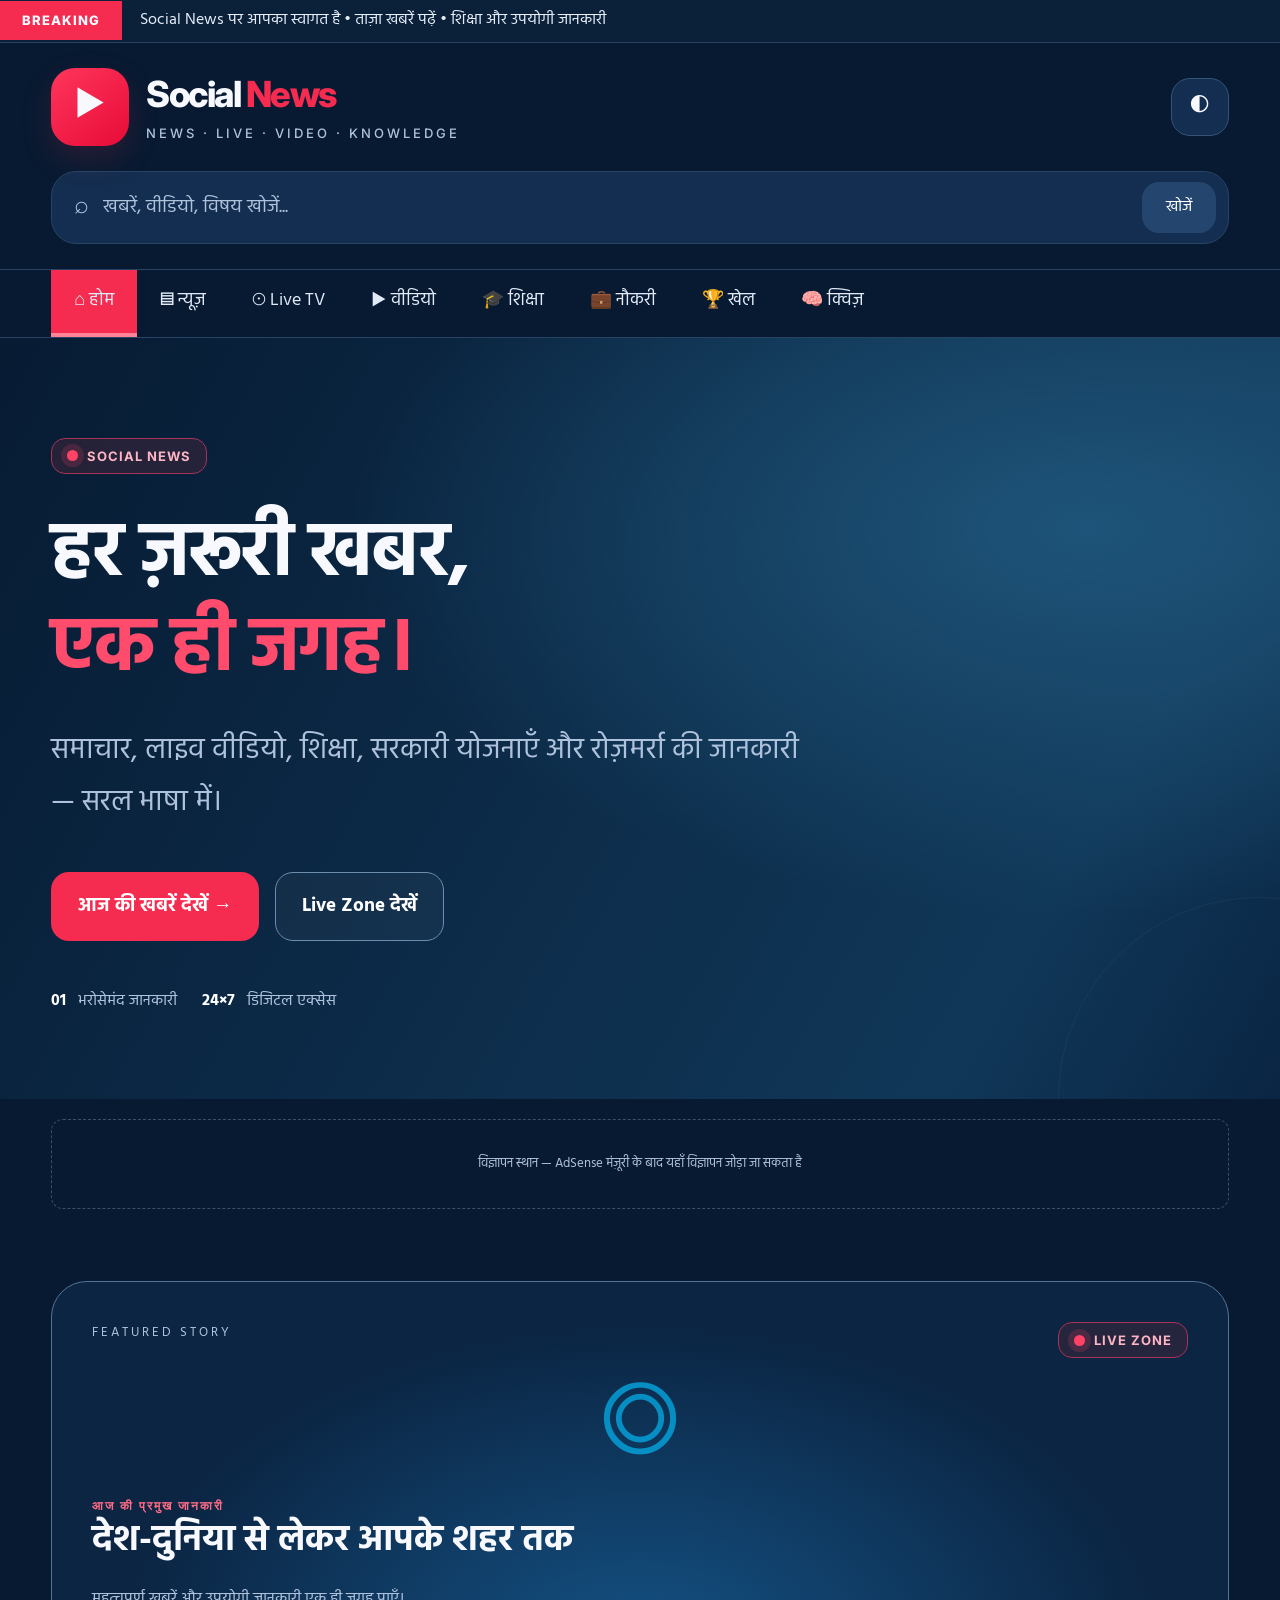
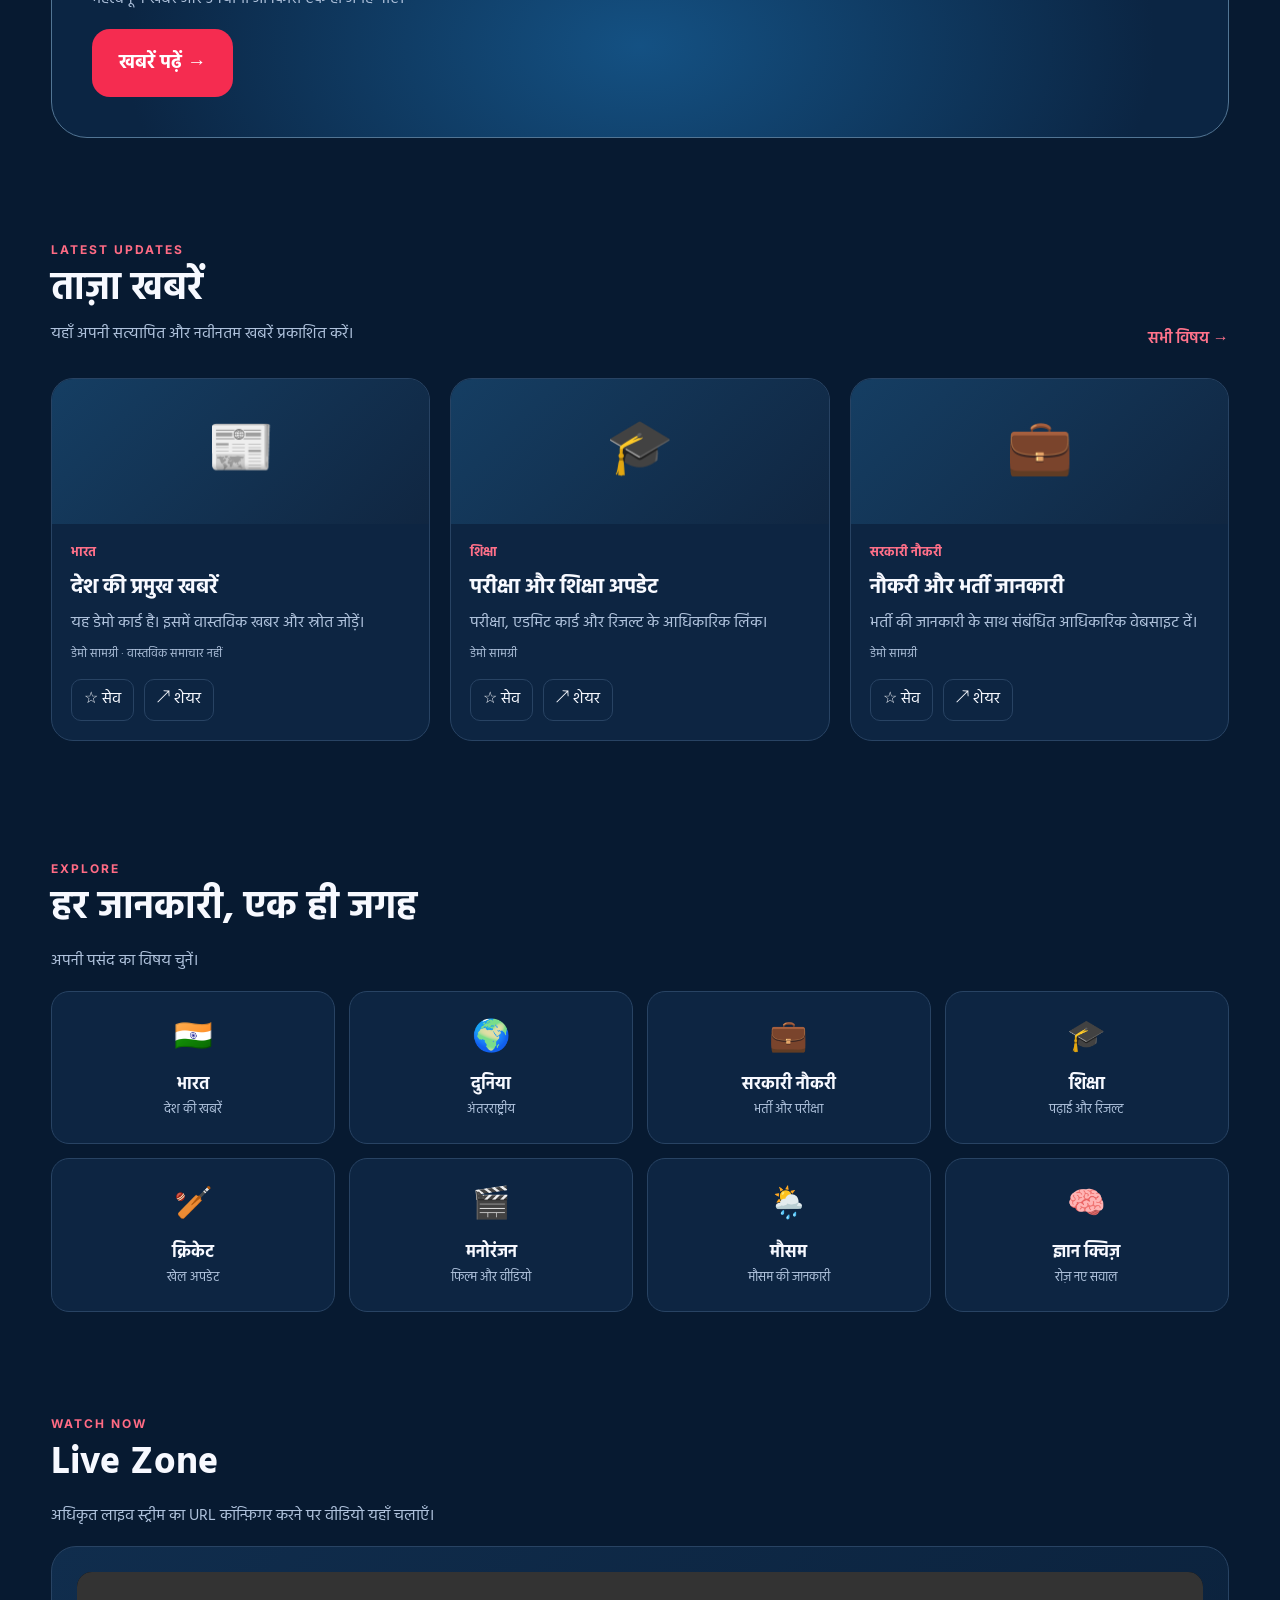
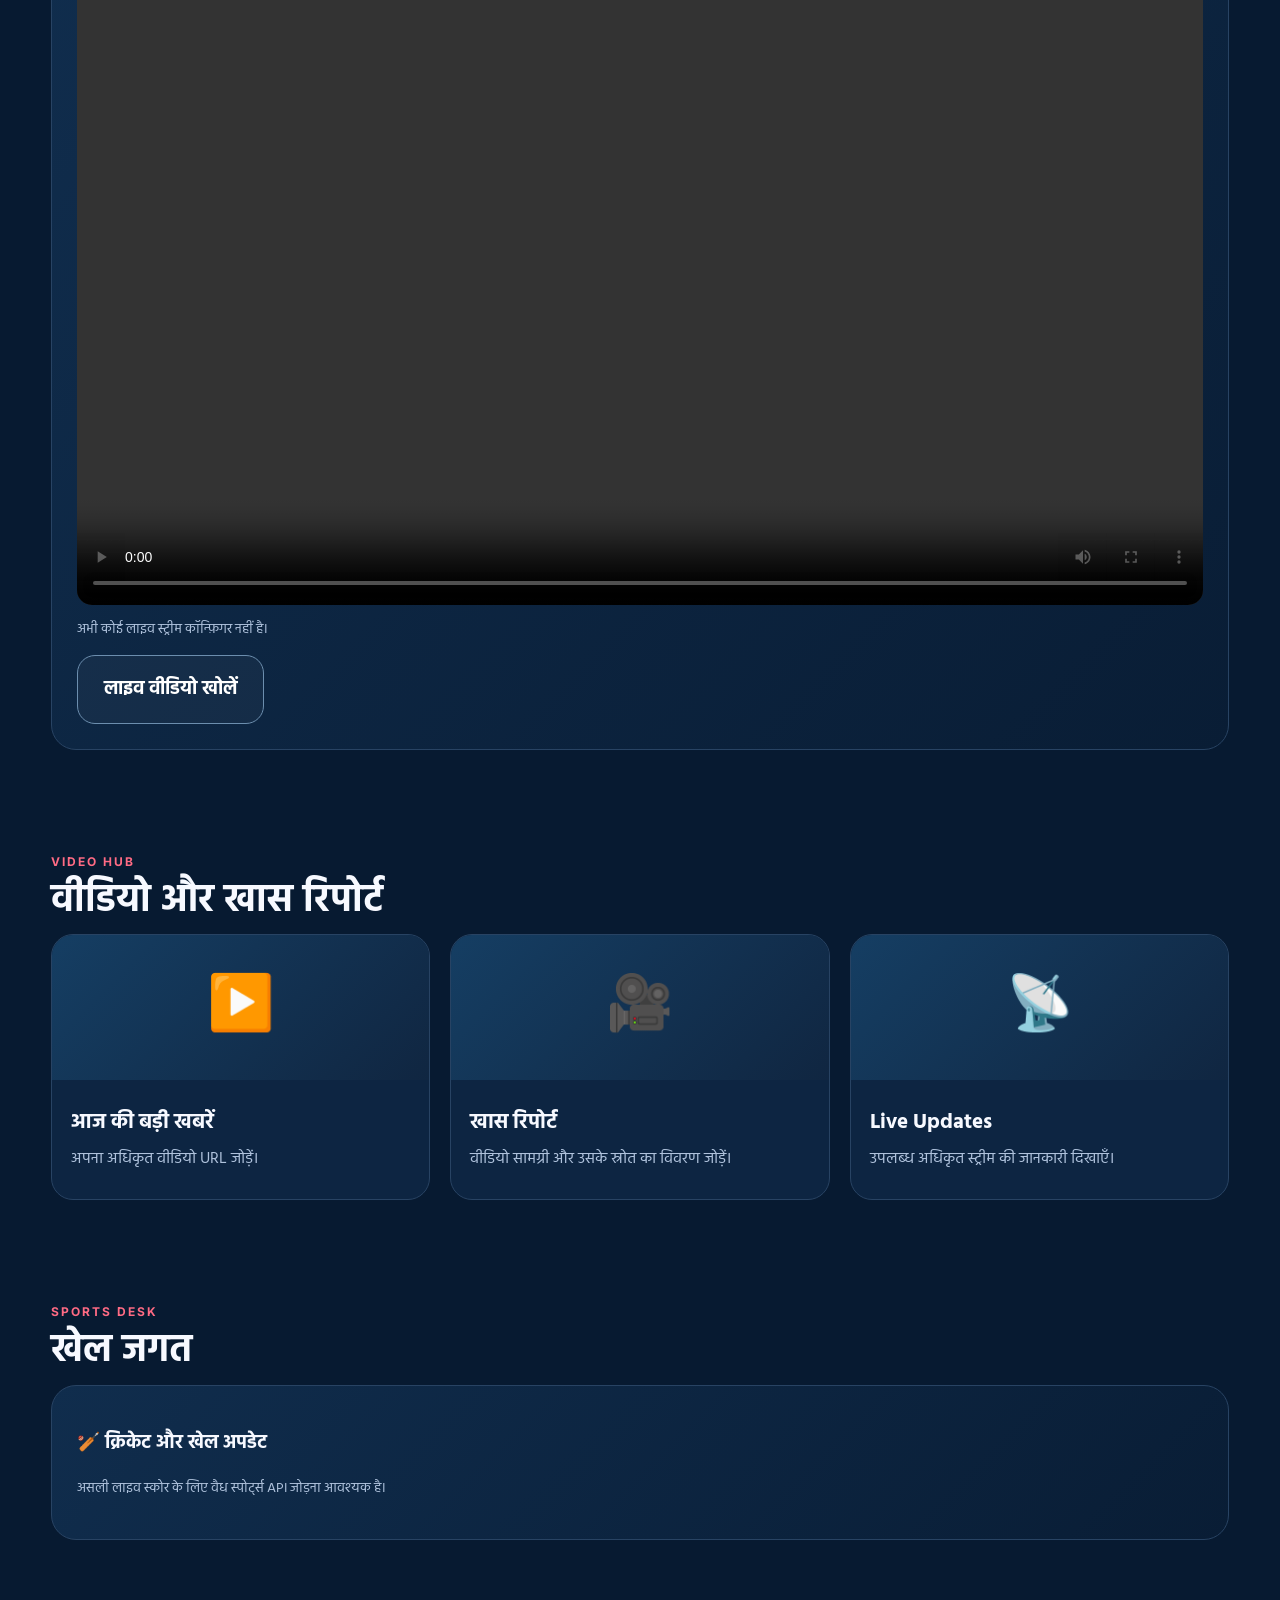
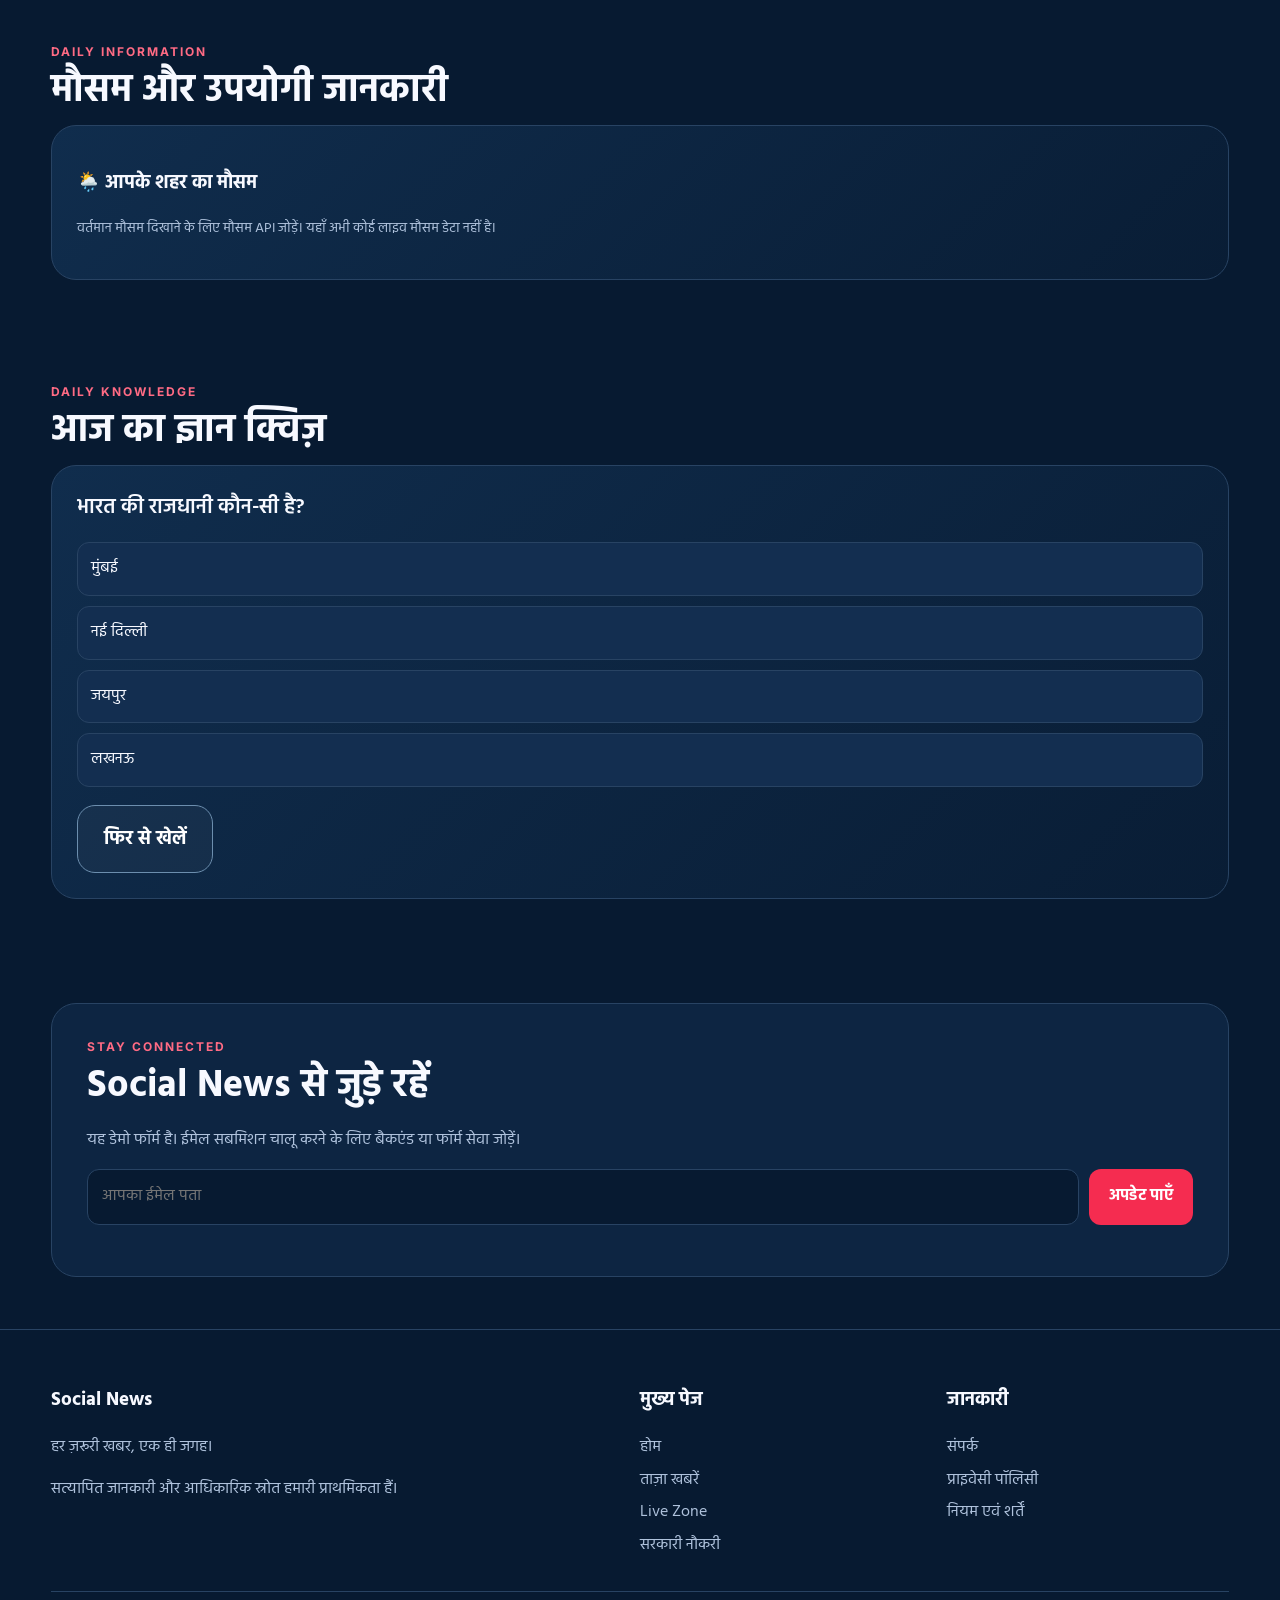
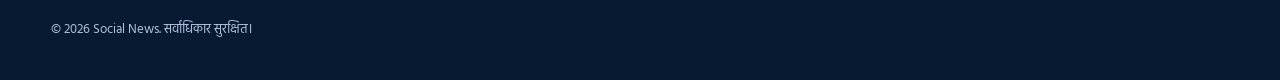
<file: index.html>
<!DOCTYPE html>
<html lang="hi">
<head>
<meta charset="UTF-8">
<meta name="viewport" content="width=device-width, initial-scale=1.0">
<meta name="theme-color" content="#071a31">
<meta name="description" content="Social News - ताज़ा खबरें, लाइव वीडियो, शिक्षा, सरकारी नौकरी, खेल और उपयोगी जानकारियाँ।">
<title>Social News | हर जरूरी खबर, एक ही जगह</title>

<style>
@import url('https://fonts.googleapis.com/css2?family=Hind:wght@400;500;600;700&family=Inter:wght@400;500;600;700;800&display=swap');

:root{
  --bg:#071a31;
  --panel:#0d2542;
  --panel2:#132e50;
  --red:#f52c50;
  --text:#f7f9ff;
  --muted:#afc2dc;
  --border:#284363;
}
*{box-sizing:border-box}
html{scroll-behavior:smooth;scroll-padding-top:130px}
body{
  margin:0;
  background:var(--bg);
  color:var(--text);
  font-family:'Hind',sans-serif;
  line-height:1.6;
}
a{color:inherit;text-decoration:none}
button,input{font:inherit}
button{cursor:pointer}
button:focus-visible,a:focus-visible,input:focus-visible{
  outline:2px solid #ff7188;
  outline-offset:3px
}
.container{width:min(1180px,92%);margin:auto}
.ticker{
  display:flex;align-items:center;overflow:hidden;
  background:#0b2039;border-bottom:1px solid var(--border);
  white-space:nowrap
}
.ticker-label{
  flex-shrink:0;background:var(--red);padding:9px 22px;
  font-family:Inter,sans-serif;font-size:13px;
  font-weight:800;letter-spacing:1px
}
.ticker-text{padding:8px 18px;color:#e5edf9}
.header{border-bottom:1px solid var(--border)}
.brand-row{
  display:flex;align-items:center;justify-content:space-between;
  gap:18px;padding:25px 0
}
.brand{display:flex;align-items:center;gap:17px}
.logo{
  display:grid;place-items:center;width:78px;height:78px;
  flex-shrink:0;border-radius:24px;
  background:linear-gradient(140deg,#ff365c,#e70b38);
  box-shadow:0 12px 32px #f52c5027;font-size:37px
}
.brand h1{
  margin:0;font:800 36px/1.2 Inter,sans-serif;
  letter-spacing:-1.5px
}
.brand h1 span{color:var(--red)}
.tagline{
  margin-top:9px;color:var(--muted);font:500 13px Inter,sans-serif;
  letter-spacing:3px
}
.theme-btn{
  width:58px;height:58px;border:1px solid #345477;
  border-radius:19px;background:var(--panel2);color:var(--text);
  font-size:24px
}
.search-wrap{padding:0 0 25px}
.search-box{
  display:flex;align-items:center;gap:12px;
  padding:10px 12px 10px 22px;
  background:var(--panel2);border:1px solid var(--border);
  border-radius:25px
}
.search-icon{font-size:25px;color:var(--muted)}
.search-box input{
  flex:1;min-width:0;border:0;outline:0;
  background:transparent;color:var(--text);font-size:19px
}
.search-box input::placeholder{color:var(--muted)}
.search-box button{
  border:0;border-radius:17px;padding:13px 24px;
  background:#24466e;color:white
}
.nav{
  position:sticky;top:0;z-index:10;
  background:var(--bg);border-bottom:1px solid var(--border)
}
.nav-inner{
  display:flex;overflow-x:auto;scrollbar-width:thin;
  scrollbar-color:#405774 transparent
}
.nav a{
  flex-shrink:0;padding:17px 23px;
  font-size:18px;color:#e2eaf7;
  border-bottom:4px solid transparent
}
.nav a.active,.nav a:hover{
  background:var(--red);border-bottom-color:#ff8296
}
.hero{
  position:relative;overflow:hidden;
  background:
    radial-gradient(ellipse at 85% 25%,#1e5479 0,transparent 48%),
    linear-gradient(120deg,#071b33,#103758 80%,#0a2543);
  padding:75px 0 65px
}
.hero:after{
  content:"";position:absolute;width:400px;height:400px;
  border:1px solid #ffffff0b;border-radius:50%;
  right:-180px;bottom:-200px;pointer-events:none
}
.pill{
  display:inline-flex;align-items:center;gap:9px;
  border:1px solid #a93258;border-radius:14px;
  padding:9px 15px;background:#42263b80;
  color:#ffb5c4;font:700 13px Inter,sans-serif;
  letter-spacing:1px
}
.dot{
  width:11px;height:11px;background:#ff4265;
  border-radius:50%;box-shadow:0 0 0 6px #ff42652b
}
.hero h2{
  margin:34px 0 27px;max-width:850px;
  font-size:clamp(40px,7.2vw,76px);
  font-weight:700;line-height:1.25;letter-spacing:-1.5px
}
.hero h2 span{color:#ff4b6c}
.hero p{
  max-width:750px;margin:0;color:var(--muted);
  font-size:clamp(19px,2.8vw,29px);line-height:1.8
}
.actions{display:flex;gap:16px;flex-wrap:wrap;margin-top:43px}
.btn{
  display:inline-flex;justify-content:center;align-items:center;
  gap:8px;border:1px solid transparent;border-radius:18px;
  padding:18px 26px;font-weight:700;font-size:19px;
  transition:transform .2s,background .2s
}
.btn:hover{transform:translateY(-2px)}
.btn-primary{background:var(--red);color:white}
.btn-outline{border-color:#6c8eae;background:#ffffff08;color:white}
.stats{display:flex;gap:25px;flex-wrap:wrap;margin-top:48px;color:var(--muted)}
.stats strong{color:white;margin-right:8px}
.section{padding:52px 0}
.section-head{
  display:flex;justify-content:space-between;align-items:end;
  gap:15px;margin-bottom:25px
}
.eyebrow{
  color:#ff6b84;font:700 12px Inter,sans-serif;
  letter-spacing:2px;text-transform:uppercase
}
.section h2{font-size:clamp(26px,4vw,38px);line-height:1.3;margin:8px 0}
.section-head p{color:var(--muted);margin:5px 0}
.text-link{color:#ff738b;font-weight:600}
.feature{
  position:relative;overflow:hidden;min-height:300px;
  padding:30px;border:1px solid #527594;border-radius:36px;
  background:
    radial-gradient(ellipse at 50% 80%,#145183,#0b2543 62%);
}
.feature-top{display:flex;justify-content:space-between;gap:15px;flex-wrap:wrap}
.feature-top small{color:var(--muted);letter-spacing:3px}
.globe{
  text-align:center;font-size:100px;line-height:1.4;
  color:#05a6df;opacity:.8
}
.feature h3{font-size:clamp(24px,4vw,36px);margin:0}
.feature p{color:var(--muted)}
.grid{
  display:grid;grid-template-columns:repeat(3,minmax(0,1fr));gap:20px
}
.card{
  overflow:hidden;border:1px solid var(--border);
  border-radius:22px;background:var(--panel);
  transition:transform .2s,border-color .2s
}
.card:hover{transform:translateY(-4px);border-color:#547ba2}
.card-art{
  min-height:145px;display:grid;place-items:center;
  background:linear-gradient(135deg,#153e63,#102641);
  font-size:54px
}
.card-body{padding:19px}
.category{color:#ff7089;font-size:13px;font-weight:700}
.card h3{margin:8px 0;font-size:21px;line-height:1.5}
.card p{margin:8px 0;color:var(--muted)}
.meta{font-size:12px;color:var(--muted)}
.card-actions{display:flex;gap:10px;margin-top:15px}
.small-btn{
  padding:7px 12px;border-radius:10px;border:1px solid var(--border);
  background:transparent;color:var(--text)
}
.empty{padding:30px;text-align:center;color:var(--muted);grid-column:1/-1}
.category-grid{
  display:grid;grid-template-columns:repeat(4,minmax(0,1fr));gap:14px
}
.category-card{
  padding:22px 15px;border:1px solid var(--border);
  background:var(--panel);border-radius:18px;text-align:center
}
.category-card .emoji{font-size:31px}
.category-card h3{margin:8px 0 2px;font-size:17px}
.category-card p{margin:0;color:var(--muted);font-size:13px}
.live-panel{
  padding:25px;border:1px solid var(--border);
  background:linear-gradient(135deg,#102d4d,#091d35);
  border-radius:25px
}
.video{
  display:block;width:100%;aspect-ratio:16/9;
  border-radius:15px;background:#020812
}
.live-note{color:var(--muted);font-size:14px}
.quiz-question{font-size:21px;font-weight:600}
.quiz-options{display:grid;gap:10px;margin:18px 0}
.quiz-option{
  padding:13px;border:1px solid var(--border);
  border-radius:12px;background:var(--panel2);color:var(--text);
  text-align:left
}
.quiz-option:hover{border-color:var(--red)}
.quiz-result{color:#80e7a2;font-weight:600}
.newsletter{
  padding:35px;border:1px solid var(--border);
  border-radius:25px;background:var(--panel)
}
.newsletter p{color:var(--muted)}
.newsletter form{display:flex;gap:10px;flex-wrap:wrap}
.newsletter input{
  flex:1;min-width:180px;padding:14px;border:1px solid var(--border);
  border-radius:12px;background:var(--bg);color:var(--text)
}
.newsletter button{
  padding:13px 20px;border:0;border-radius:12px;
  background:var(--red);color:white;font-weight:700
}
.footer{border-top:1px solid var(--border);padding:38px 0;color:var(--muted)}
.footer-grid{display:grid;grid-template-columns:2fr 1fr 1fr;gap:25px}
.footer h3{color:var(--text)}
.footer a{display:block;margin:7px 0}
.footer a:hover{color:#ff7189}
.ad-slot{
  min-height:90px;display:grid;place-items:center;
  margin:20px auto;border:1px dashed #39506a;
  border-radius:12px;color:var(--muted);font-size:13px
}
.light{
  --bg:#f2f6fc;--panel:#fff;--panel2:#e4edf8;
  --text:#10243d;--muted:#536984;--border:#d0ddeb
}
.light .hero{background:radial-gradient(ellipse at 85% 25%,#c4e4f8,transparent 48%),linear-gradient(120deg,#e3effb,#d6eaff)}
.light .hero h2,.light .stats strong{color:#10243d}
.light .hero p{color:#405976}
.light .nav a{color:var(--text)}
.light .btn-outline{color:#10243d;border-color:#8ba5c0}
.light .ticker{background:#e4edf8}
.light .ticker-text{color:#10243d}
@media(min-width:900px){
  .hero{padding:100px 0 85px}
  .feature{padding:40px;min-height:360px}
}
@media(max-width:760px){
  .container{width:91%}
  .brand-row{padding:22px 0}
  .logo{width:68px;height:68px;border-radius:22px}
  .brand h1{font-size:30px}
  .tagline{font-size:10px;letter-spacing:2px}
  .theme-btn{width:50px;height:50px}
  .nav a{padding:14px 17px;font-size:17px}
  .hero{padding:65px 0 55px}
  .hero h2{margin-top:31px}
  .grid{grid-template-columns:repeat(2,minmax(0,1fr));gap:13px}
  .card-body{padding:14px}
  .card h3{font-size:18px}
  .card-art{min-height:120px}
  .category-grid{grid-template-columns:repeat(2,minmax(0,1fr))}
  .footer-grid{grid-template-columns:1fr 1fr}
  .footer-grid>div:first-child{grid-column:1/-1}
}
@media(max-width:420px){
  .brand{gap:11px}
  .brand h1{font-size:25px}
  .logo{width:58px;height:58px;font-size:29px}
  .tagline{font-size:8px;letter-spacing:1.3px}
  .theme-btn{width:43px;height:43px;border-radius:14px}
  .search-box{padding-left:13px;border-radius:19px}
  .search-box input{font-size:15px}
  .search-box button{padding:10px 14px}
  .ticker-label{padding:9px 12px}
  .grid{grid-template-columns:1fr}
  .actions .btn{width:100%;font-size:17px}
  .feature{padding:22px;border-radius:25px}
  .section{padding:38px 0}
}
</style>
</head>

<body>

<div class="ticker">
  <div class="ticker-label">BREAKING</div>
  <div class="ticker-text">
    Social News पर आपका स्वागत है • ताज़ा खबरें पढ़ें • शिक्षा और उपयोगी जानकारी
  </div>
</div>

<header class="header">
  <div class="container">
    <div class="brand-row">
      <a class="brand" href="#home" aria-label="Social News Home">
        <div class="logo">▶</div>
        <div>
          <h1>Social <span>News</span></h1>
          <div class="tagline">NEWS · LIVE · VIDEO · KNOWLEDGE</div>
        </div>
      </a>
      <button class="theme-btn" id="themeBtn" aria-label="रंग बदलें">◐</button>
    </div>

    <form class="search-wrap" id="searchForm">
      <div class="search-box">
        <span class="search-icon">⌕</span>
        <input id="searchInput" type="search"
          placeholder="खबरें, वीडियो, विषय खोजें..."
          aria-label="खबर खोजें">
        <button type="submit">खोजें</button>
      </div>
    </form>
  </div>
</header>

<nav class="nav" aria-label="मुख्य मेन्यू">
  <div class="container nav-inner">
    <a class="active" href="#home">⌂ होम</a>
    <a href="#news">▤ न्यूज़</a>
    <a href="#live">⊙ Live TV</a>
    <a href="#videos">▶ वीडियो</a>
    <a href="#education">🎓 शिक्षा</a>
    <a href="#jobs">💼 नौकरी</a>
    <a href="#sports">🏆 खेल</a>
    <a href="#quiz">🧠 क्विज़</a>
  </div>
</nav>

<main>
<section class="hero" id="home">
  <div class="container">
    <div class="pill"><span class="dot"></span> SOCIAL NEWS</div>

    <h2>हर ज़रूरी खबर,<br><span>एक ही जगह।</span></h2>

    <p>
      समाचार, लाइव वीडियो, शिक्षा, सरकारी योजनाएँ और
      रोज़मर्रा की जानकारी — सरल भाषा में।
    </p>

    <div class="actions">
      <a class="btn btn-primary" href="#news">आज की खबरें देखें →</a>
      <a class="btn btn-outline" href="#live">Live Zone देखें</a>
    </div>

    <div class="stats">
      <span><strong>01</strong> भरोसेमंद जानकारी</span>
      <span><strong>24×7</strong> डिजिटल एक्सेस</span>
    </div>
  </div>
</section>

<div class="container">
  <div class="ad-slot" aria-label="विज्ञापन स्थान">
    विज्ञापन स्थान — AdSense मंज़ूरी के बाद यहाँ विज्ञापन जोड़ा जा सकता है
  </div>
</div>

<section class="section" id="featured">
  <div class="container">
    <article class="feature">
      <div class="feature-top">
        <small>FEATURED STORY</small>
        <span class="pill"><span class="dot"></span> LIVE ZONE</span>
      </div>
      <div class="globe" aria-hidden="true">◎</div>
      <div class="eyebrow">आज की प्रमुख जानकारी</div>
      <h3>देश-दुनिया से लेकर आपके शहर तक</h3>
      <p>महत्वपूर्ण खबरें और उपयोगी जानकारी एक ही जगह पाएँ।</p>
      <a class="btn btn-primary" href="#news">खबरें पढ़ें →</a>
    </article>
  </div>
</section>

<section class="section" id="news">
  <div class="container">
    <div class="section-head">
      <div>
        <div class="eyebrow">LATEST UPDATES</div>
        <h2>ताज़ा खबरें</h2>
        <p>यहाँ अपनी सत्यापित और नवीनतम खबरें प्रकाशित करें।</p>
      </div>
      <a href="#categories" class="text-link">सभी विषय →</a>
    </div>

    <div class="grid" id="newsGrid">
      <article class="card searchable">
        <div class="card-art">📰</div>
        <div class="card-body">
          <div class="category">भारत</div>
          <h3>देश की प्रमुख खबरें</h3>
          <p>यह डेमो कार्ड है। इसमें वास्तविक खबर और स्रोत जोड़ें।</p>
          <div class="meta">डेमो सामग्री · वास्तविक समाचार नहीं</div>
          <div class="card-actions">
            <button class="small-btn save-btn">☆ सेव</button>
            <button class="small-btn share-btn">↗ शेयर</button>
          </div>
        </div>
      </article>

      <article class="card searchable" id="education">
        <div class="card-art">🎓</div>
        <div class="card-body">
          <div class="category">शिक्षा</div>
          <h3>परीक्षा और शिक्षा अपडेट</h3>
          <p>परीक्षा, एडमिट कार्ड और रिजल्ट के आधिकारिक लिंक।</p>
          <div class="meta">डेमो सामग्री</div>
          <div class="card-actions">
            <button class="small-btn save-btn">☆ सेव</button>
            <button class="small-btn share-btn">↗ शेयर</button>
          </div>
        </div>
      </article>

      <article class="card searchable" id="jobs">
        <div class="card-art">💼</div>
        <div class="card-body">
          <div class="category">सरकारी नौकरी</div>
          <h3>नौकरी और भर्ती जानकारी</h3>
          <p>भर्ती की जानकारी के साथ संबंधित आधिकारिक वेबसाइट दें।</p>
          <div class="meta">डेमो सामग्री</div>
          <div class="card-actions">
            <button class="small-btn save-btn">☆ सेव</button>
            <button class="small-btn share-btn">↗ शेयर</button>
          </div>
        </div>
      </article>
    </div>
    <p id="searchStatus" role="status"></p>
  </div>
</section>

<section class="section" id="categories">
  <div class="container">
    <div class="eyebrow">EXPLORE</div>
    <h2>हर जानकारी, एक ही जगह</h2>
    <p style="color:var(--muted)">अपनी पसंद का विषय चुनें।</p>

    <div class="category-grid">
      <a class="category-card" href="#news"><div class="emoji">🇮🇳</div><h3>भारत</h3><p>देश की खबरें</p></a>
      <a class="category-card" href="#news"><div class="emoji">🌍</div><h3>दुनिया</h3><p>अंतरराष्ट्रीय</p></a>
      <a class="category-card" href="#jobs"><div class="emoji">💼</div><h3>सरकारी नौकरी</h3><p>भर्ती और परीक्षा</p></a>
      <a class="category-card" href="#education"><div class="emoji">🎓</div><h3>शिक्षा</h3><p>पढ़ाई और रिजल्ट</p></a>
      <a class="category-card" href="#sports"><div class="emoji">🏏</div><h3>क्रिकेट</h3><p>खेल अपडेट</p></a>
      <a class="category-card" href="#videos"><div class="emoji">🎬</div><h3>मनोरंजन</h3><p>फिल्म और वीडियो</p></a>
      <a class="category-card" href="#weather"><div class="emoji">🌦️</div><h3>मौसम</h3><p>मौसम की जानकारी</p></a>
      <a class="category-card" href="#quiz"><div class="emoji">🧠</div><h3>ज्ञान क्विज़</h3><p>रोज़ नए सवाल</p></a>
    </div>
  </div>
</section>

<section class="section" id="live">
  <div class="container">
    <div class="eyebrow">WATCH NOW</div>
    <h2>Live Zone</h2>
    <p style="color:var(--muted)">अधिकृत लाइव स्ट्रीम का URL कॉन्फ़िगर करने पर वीडियो यहाँ चलाएँ।</p>
    <div class="live-panel">
      <video class="video" id="livePlayer" controls playsinline
        preload="none" poster="">
        आपका ब्राउज़र वीडियो चलाने में सक्षम नहीं है।
      </video>
      <p class="live-note" id="liveStatus" role="status">
        अभी कोई लाइव स्ट्रीम कॉन्फ़िगर नहीं है।
      </p>
      <button class="btn btn-outline" id="playLive">लाइव वीडियो खोलें</button>
    </div>
  </div>
</section>

<section class="section" id="videos">
  <div class="container">
    <div class="eyebrow">VIDEO HUB</div>
    <h2>वीडियो और खास रिपोर्ट</h2>
    <div class="grid">
      <article class="card">
        <div class="card-art">▶️</div>
        <div class="card-body">
          <h3>आज की बड़ी खबरें</h3>
          <p>अपना अधिकृत वीडियो URL जोड़ें।</p>
        </div>
      </article>
      <article class="card">
        <div class="card-art">🎥</div>
        <div class="card-body">
          <h3>खास रिपोर्ट</h3>
          <p>वीडियो सामग्री और उसके स्रोत का विवरण जोड़ें।</p>
        </div>
      </article>
      <article class="card">
        <div class="card-art">📡</div>
        <div class="card-body">
          <h3>Live Updates</h3>
          <p>उपलब्ध अधिकृत स्ट्रीम की जानकारी दिखाएँ।</p>
        </div>
      </article>
    </div>
  </div>
</section>

<section class="section" id="sports">
  <div class="container">
    <div class="eyebrow">SPORTS DESK</div>
    <h2>खेल जगत</h2>
    <div class="live-panel">
      <h3>🏏 क्रिकेट और खेल अपडेट</h3>
      <p class="live-note">असली लाइव स्कोर के लिए वैध स्पोर्ट्स API जोड़ना आवश्यक है।</p>
    </div>
  </div>
</section>

<section class="section" id="weather">
  <div class="container">
    <div class="eyebrow">DAILY INFORMATION</div>
    <h2>मौसम और उपयोगी जानकारी</h2>
    <div class="live-panel">
      <h3>🌦️ आपके शहर का मौसम</h3>
      <p class="live-note">वर्तमान मौसम दिखाने के लिए मौसम API जोड़ें। यहाँ अभी कोई लाइव मौसम डेटा नहीं है।</p>
    </div>
  </div>
</section>

<section class="section" id="quiz">
  <div class="container">
    <div class="eyebrow">DAILY KNOWLEDGE</div>
    <h2>आज का ज्ञान क्विज़</h2>
    <div class="live-panel">
      <div class="quiz-question">भारत की राजधानी कौन-सी है?</div>
      <div class="quiz-options" id="quizOptions">
        <button class="quiz-option" data-correct="false">मुंबई</button>
        <button class="quiz-option" data-correct="true">नई दिल्ली</button>
        <button class="quiz-option" data-correct="false">जयपुर</button>
        <button class="quiz-option" data-correct="false">लखनऊ</button>
      </div>
      <p class="quiz-result" id="quizResult" role="status"></p>
      <button class="btn btn-outline" id="resetQuiz">फिर से खेलें</button>
    </div>
  </div>
</section>

<section class="section" id="contact">
  <div class="container">
    <div class="newsletter">
      <div class="eyebrow">STAY CONNECTED</div>
      <h2>Social News से जुड़े रहें</h2>
      <p>यह डेमो फॉर्म है। ईमेल सबमिशन चालू करने के लिए बैकएंड या फॉर्म सेवा जोड़ें।</p>
      <form id="newsletterForm">
        <input type="email" id="emailInput" placeholder="आपका ईमेल पता" required>
        <button type="submit">अपडेट पाएँ</button>
      </form>
      <p id="formStatus" role="status"></p>
    </div>
  </div>
</section>
</main>

<footer class="footer">
  <div class="container footer-grid">
    <div>
      <h3>Social News</h3>
      <p>हर ज़रूरी खबर, एक ही जगह।</p>
      <p>सत्यापित जानकारी और आधिकारिक स्रोत हमारी प्राथमिकता हैं।</p>
    </div>
    <div>
      <h3>मुख्य पेज</h3>
      <a href="#home">होम</a>
      <a href="#news">ताज़ा खबरें</a>
      <a href="#live">Live Zone</a>
      <a href="#jobs">सरकारी नौकरी</a>
    </div>
    <div>
      <h3>जानकारी</h3>
      <a href="#contact">संपर्क</a>
      <a href="#privacy">प्राइवेसी पॉलिसी</a>
      <a href="#terms">नियम एवं शर्तें</a>
    </div>
  </div>
  <div class="container">
    <hr style="border:0;border-top:1px solid var(--border);margin:25px 0">
    <small>© <span id="year"></span> Social News. सर्वाधिकार सुरक्षित।</small>
  </div>
</footer>

<script>
"use strict";

const $ = (selector) => document.querySelector(selector);

$("#year").textContent = new Date().getFullYear();

// Dark / light theme
$("#themeBtn").addEventListener("click", () => {
  document.body.classList.toggle("light");
  const light = document.body.classList.contains("light");
  $("#themeBtn").textContent = light ? "☾" : "◐";
  document.querySelector('meta[name="theme-color"]')
    .setAttribute("content", light ? "#f2f6fc" : "#071a31");
});

// Search cards
$("#searchForm").addEventListener("submit", (event) => {
  event.preventDefault();
  const query = $("#searchInput").value.trim().toLocaleLowerCase("hi");
  let found = 0;

  document.querySelectorAll(".searchable").forEach((card) => {
    const match = card.textContent.toLocaleLowerCase("hi").includes(query);
    card.hidden = Boolean(query) && !match;
    if (match) found++;
  });

  $("#searchStatus").textContent = query
    ? (found ? `${found} परिणाम मिले।` : "कोई परिणाम नहीं मिला।")
    : "सभी डेमो कार्ड दिखाए जा रहे हैं।";

  $("#news").scrollIntoView({behavior:"smooth"});
});

// Save bookmarks locally in this browser
function getSaved() {
  try {
    return JSON.parse(localStorage.getItem("socialNewsBookmarks") || "[]");
  } catch {
    return [];
  }
}

function updateSaveButtons() {
  const saved = getSaved();
  document.querySelectorAll(".save-btn").forEach((button) => {
    const title = button.closest(".card").querySelector("h3").textContent;
    const isSaved = saved.includes(title);
    button.textContent = isSaved ? "★ सेव्ड" : "☆ सेव";
  });
}

document.querySelectorAll(".save-btn").forEach((button) => {
  button.addEventListener("click", () => {
    const title = button.closest(".card").querySelector("h3").textContent;
    let saved = getSaved();

    saved = saved.includes(title)
      ? saved.filter((item) => item !== title)
      : [...saved, title];

    localStorage.setItem("socialNewsBookmarks", JSON.stringify(saved));
    updateSaveButtons();
  });
});

updateSaveButtons();

// Share
document.querySelectorAll(".share-btn").forEach((button) => {
  button.addEventListener("click", async () => {
    const card = button.closest(".card");
    const title = card.querySelector("h3").textContent;
    const text = `${title} — Social News`;
    try {
      if (navigator.share) {
        await navigator.share({title, text, url:location.href});
      } else if (navigator.clipboard && window.isSecureContext) {
        await navigator.clipboard.writeText(`${text} ${location.href}`);
        alert("शेयर लिंक कॉपी हो गया।");
      } else {
        prompt("इस लिंक को कॉपी करें:", location.href);
      }
    } catch (error) {
      if (error.name !== "AbortError") console.error(error);
    }
  });
});

// Demo quiz
$("#quizOptions").addEventListener("click", (event) => {
  const button = event.target.closest("button");
  if (!button) return;

  document.querySelectorAll(".quiz-option").forEach((option) => {
    option.disabled = true;
  });

  $("#quizResult").textContent =
    button.dataset.correct === "true"
      ? "सही जवाब! बहुत बढ़िया 🎉"
      : "सही जवाब: नई दिल्ली। अगली बार फिर कोशिश करें।";
});

$("#resetQuiz").addEventListener("click", () => {
  document.querySelectorAll(".quiz-option").forEach((option) => {
    option.disabled = false;
  });
  $("#quizResult").textContent = "";
});

// Demo newsletter form: does not send or save an email
$("#newsletterForm").addEventListener("submit", (event) => {
  event.preventDefault();
  $("#formStatus").textContent =
    "यह केवल डेमो है। ईमेल अपडेट चालू करने के लिए सुरक्षित फॉर्म सेवा जोड़ें।";
});

// Live stream: configure only an authorized HTTPS stream URL here.
const LIVE_STREAM_URL = "";

$("#playLive").addEventListener("click", () => {
  const status = $("#liveStatus");
  const player = $("#livePlayer");

  if (!LIVE_STREAM_URL) {
    status.textContent =
      "लाइव वीडियो उपलब्ध नहीं है। पहले अधिकृत लाइव स्ट्रीम URL कॉन्फ़िगर करें।";
    return;
  }

  if (!/^https:\/\//i.test(LIVE_STREAM_URL)) {
    status.textContent = "सुरक्षा के लिए HTTPS वीडियो URL आवश्यक है।";
    return;
  }

  player.src = LIVE_STREAM_URL;
  player.load();
  player.play().then(() => {
    status.textContent = "वीडियो चल रहा है।";
  }).catch(() => {
    status.textContent =
      "वीडियो शुरू नहीं हुआ। URL, स्ट्रीम फॉर्मेट और ब्राउज़र सपोर्ट जाँचें।";
  });
});

// Active navigation highlighting
const navLinks = document.querySelectorAll(".nav a");
navLinks.forEach((link) => {
  link.addEventListener("click", () => {
    navLinks.forEach((item) => item.classList.remove("active"));
    link.classList.add("active");
  });
});
</script>
</body>
</html>
</file>
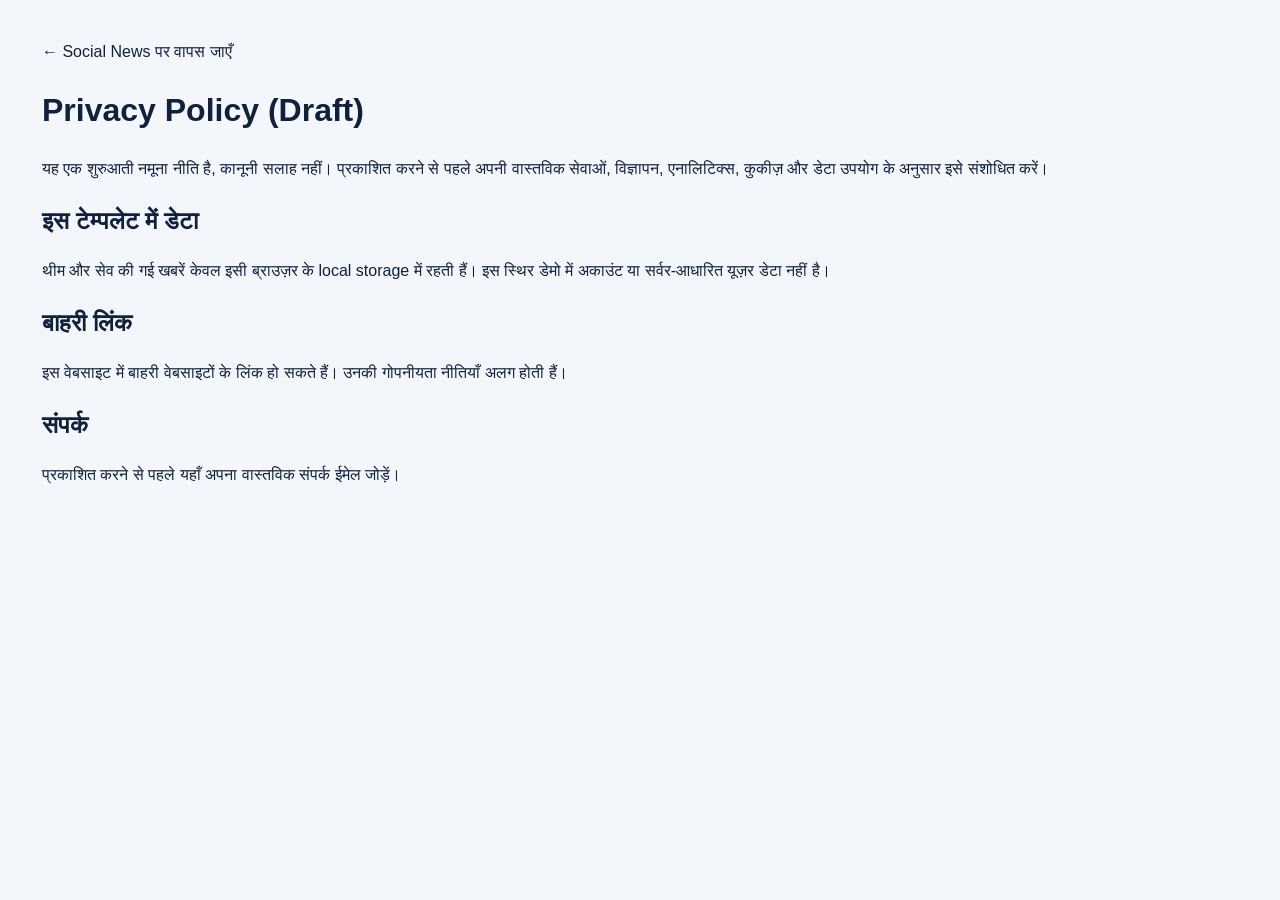
<file: privacy.html>
<!doctype html><html lang="hi"><meta charset="utf-8"><meta name="viewport" content="width=device-width,initial-scale=1"><title>Privacy Policy | Social News</title><link rel="stylesheet" href="style.css"><body><main class="section-wrap"><a href="index.html">← Social News पर वापस जाएँ</a><h1>Privacy Policy (Draft)</h1><p>यह एक शुरुआती नमूना नीति है, कानूनी सलाह नहीं। प्रकाशित करने से पहले अपनी वास्तविक सेवाओं, विज्ञापन, एनालिटिक्स, कुकीज़ और डेटा उपयोग के अनुसार इसे संशोधित करें।</p><h2>इस टेम्पलेट में डेटा</h2><p>थीम और सेव की गई खबरें केवल इसी ब्राउज़र के local storage में रहती हैं। इस स्थिर डेमो में अकाउंट या सर्वर-आधारित यूज़र डेटा नहीं है।</p><h2>बाहरी लिंक</h2><p>इस वेबसाइट में बाहरी वेबसाइटों के लिंक हो सकते हैं। उनकी गोपनीयता नीतियाँ अलग होती हैं।</p><h2>संपर्क</h2><p>प्रकाशित करने से पहले यहाँ अपना वास्तविक संपर्क ईमेल जोड़ें।</p></main></body></html>
</file>
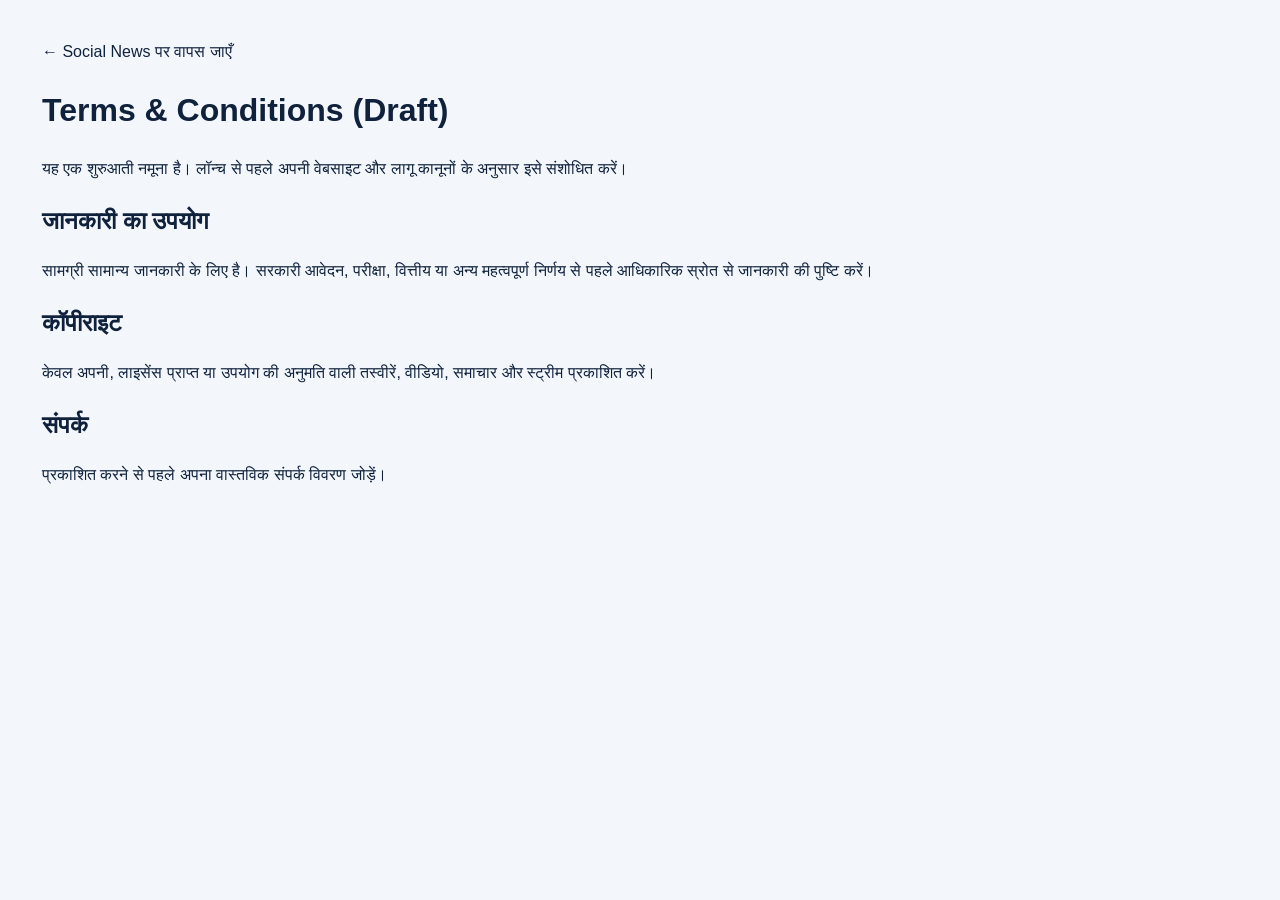
<file: terms.html>
<!doctype html><html lang="hi"><meta charset="utf-8"><meta name="viewport" content="width=device-width,initial-scale=1"><title>Terms | Social News</title><link rel="stylesheet" href="style.css"><body><main class="section-wrap"><a href="index.html">← Social News पर वापस जाएँ</a><h1>Terms & Conditions (Draft)</h1><p>यह एक शुरुआती नमूना है। लॉन्च से पहले अपनी वेबसाइट और लागू कानूनों के अनुसार इसे संशोधित करें।</p><h2>जानकारी का उपयोग</h2><p>सामग्री सामान्य जानकारी के लिए है। सरकारी आवेदन, परीक्षा, वित्तीय या अन्य महत्वपूर्ण निर्णय से पहले आधिकारिक स्रोत से जानकारी की पुष्टि करें।</p><h2>कॉपीराइट</h2><p>केवल अपनी, लाइसेंस प्राप्त या उपयोग की अनुमति वाली तस्वीरें, वीडियो, समाचार और स्ट्रीम प्रकाशित करें।</p><h2>संपर्क</h2><p>प्रकाशित करने से पहले अपना वास्तविक संपर्क विवरण जोड़ें।</p></main></body></html>
</file>
<file: style.css>
*{box-sizing:border-box} :root{--bg:#f3f7fc;--surface:#fff;--ink:#10213c;--muted:#64748b;--line:#dce6f2;--navy:#061a33;--navy2:#0b2a4d;--red:#f32e48;--blue:#2675eb;--shadow:0 12px 35px rgba(15,42,75,.07)}html{scroll-behavior:smooth;scroll-padding-top:90px}body{margin:0;background:var(--bg);color:var(--ink);font-family:'Hind',Inter,sans-serif;line-height:1.55}a{color:inherit;text-decoration:none}button,input,select{font:inherit}.ticker{height:34px;background:#04142a;color:#e5eefc;display:flex;align-items:center;overflow:hidden;font-size:12px;white-space:nowrap}.ticker-label{height:100%;display:flex;align-items:center;padding:0 16px;background:var(--red);font-weight:700;letter-spacing:.7px}.ticker-track{padding-left:18px;overflow:hidden;text-overflow:ellipsis}.site-header{background:var(--navy);color:#fff;padding:16px max(22px,calc((100% - 1240px)/2));display:flex;align-items:center;gap:26px}.brand{display:flex;align-items:center;gap:10px;flex-shrink:0}.brand-mark{width:45px;height:45px;border-radius:13px;background:linear-gradient(135deg,#ff455c,#d9002b);display:grid;place-items:center;color:white;font-size:22px;box-shadow:0 7px 18px #f32e4835}.brand strong{font-family:Inter,sans-serif;font-size:23px;letter-spacing:-.8px;display:block;line-height:1.15}.brand strong b{color:#ff4058}.brand small{display:block;font-size:9px;letter-spacing:1.4px;color:#b6c8df;margin-top:4px}.search{height:43px;border:1px solid #24405f;background:#102b4d;border-radius:13px;display:flex;align-items:center;gap:10px;padding:0 8px 0 14px;flex:1;max-width:520px;margin:auto}.search>span{font-size:25px;color:#9db4d0}.search input{background:transparent;border:0;outline:0;color:white;width:100%;min-width:0;font-size:13px}.search input::placeholder{color:#a7bad2}.search button{border:0;background:#25476d;color:#fff;border-radius:9px;padding:6px 12px;font-size:12px;cursor:pointer}.header-actions{display:flex;align-items:center;gap:14px;font-size:13px;white-space:nowrap}.icon-btn{background:#102b4d;border:1px solid #294768;color:#fff;border-radius:10px;padding:9px 12px;cursor:pointer}.header-link{color:#e3edfa}.login-link{background:var(--red);padding:9px 14px;border-radius:9px;font-weight:600}.main-nav{background:#09213e;color:#e4eefb;display:flex;gap:3px;justify-content:center;padding:0 12px;overflow-x:auto;white-space:nowrap;border-top:1px solid #173553}.main-nav a{padding:13px 15px;font-size:13px;flex-shrink:0}.main-nav a:hover,.main-nav a.active{background:var(--red);color:#fff}.hero{background:radial-gradient(ellipse at 80% 20%,#1d5483 0,transparent 42%),linear-gradient(115deg,#061a33,#0a2d50 62%,#071a32);color:white;display:grid;grid-template-columns:1fr .9fr;gap:35px;padding:58px max(24px,calc((100% - 1200px)/2));min-height:370px;overflow:hidden}.hero-copy{align-self:center;max-width:570px}.live-pill{display:inline-flex;align-items:center;gap:7px;border-radius:7px;padding:5px 10px;background:#f32e4822;border:1px solid #f32e4875;color:#ffb8c2;font-size:11px;font-weight:700;letter-spacing:.8px}.live-pill i{width:7px;height:7px;border-radius:50%;background:#ff4058;box-shadow:0 0 0 4px #ff40582c}.hero h1{font-size:clamp(35px,4vw,54px);line-height:1.15;letter-spacing:-.6px;margin:18px 0 14px}.hero h1 em{font-style:normal;color:#ff596d}.hero-copy>p{font-size:16px;color:#c2d3e8;max-width:500px;margin-bottom:25px}.hero-buttons{display:flex;gap:12px;flex-wrap:wrap}.btn{display:inline-flex;align-items:center;justify-content:center;border-radius:10px;padding:11px 17px;font-weight:600;font-size:13px;border:1px solid transparent;cursor:pointer}.btn-red{background:var(--red);color:white;box-shadow:0 8px 18px #f32e482a}.btn-outline{border-color:#67809c;color:#fff}.btn-dark{background:#102b4d;color:white}.btn-full{width:100%}.hero-stats{display:flex;gap:24px;margin-top:28px;color:#a9bed7;font-size:12px}.hero-stats b{color:white;margin-right:5px}.hero-visual{align-self:center;min-height:270px;border:1px solid #527493;border-radius:20px;background:linear-gradient(145deg,#173e67,#06162d 70%);padding:20px;position:relative;overflow:hidden;box-shadow:0 24px 70px #0004}.visual-top{display:flex;justify-content:space-between;align-items:center;color:#b5c9e1;font-size:10px;letter-spacing:1.5px}.world-globe{position:absolute;font-size:125px;top:54px;left:50%;transform:translateX(-50%);filter:drop-shadow(0 0 24px #2989e9);opacity:.9}.visual-lines{position:absolute;inset:30% -10% 18%;background:repeating-linear-gradient(0deg,transparent 0 20px,#62b5ff1b 21px 22px);transform:skewY(-8deg)}.visual-bottom{position:absolute;bottom:0;left:0;right:0;padding:24px 22px;background:linear-gradient(transparent,#06162df5 40%)}.eyebrow{display:block;font-family:Inter,sans-serif;font-size:10px;font-weight:800;letter-spacing:1.6px;color:#f33b52}.visual-bottom h2{font-size:22px;margin:5px 0}.visual-bottom p{font-size:12px;color:#b5c8df;margin:0}.section-wrap{max-width:1240px;margin:0 auto;padding:40px 22px}.section-heading{display:flex;align-items:end;justify-content:space-between;gap:20px;margin-bottom:22px}.section-heading h2{font-size:26px;line-height:1.2;margin:5px 0}.section-heading p{margin:5px 0 0;color:var(--muted);font-size:13px}.highlight-grid{display:grid;grid-template-columns:repeat(4,1fr);gap:16px}.highlight-card{border-radius:16px;padding:22px 20px;background:var(--surface);border:1px solid var(--line);box-shadow:var(--shadow);min-height:185px;position:relative;overflow:hidden}.highlight-card:after{content:"";position:absolute;width:110px;height:110px;border-radius:50%;right:-38px;top:-40px;background:currentColor;opacity:.05}.hi-icon{display:grid;place-items:center;width:42px;height:42px;border-radius:12px;color:white;font-size:21px;margin-bottom:13px}.highlight-card h3{margin:0 0 5px;font-size:17px}.highlight-card p{font-size:12px;color:var(--muted);margin:0 0 15px}.highlight-card>a{font-size:12px;font-weight:700}.h-red{color:#e32c46}.h-red .hi-icon{background:#f13b54}.h-blue{color:#2563cf}.h-blue .hi-icon{background:#2675eb}.h-green{color:#07866a}.h-green .hi-icon{background:#0a9c7a}.h-orange{color:#bd6a00}.h-orange .hi-icon{background:#ef9309}.highlight-card h3,.highlight-card p{color:var(--ink)}.category-grid{display:grid;grid-template-columns:repeat(5,1fr);gap:12px}.category{display:flex;align-items:center;flex-direction:column;text-align:center;padding:17px 8px 15px;background:var(--surface);border:1px solid var(--line);border-radius:14px;transition:.2s}.category:hover,.tool-card:hover,.video-card:hover{transform:translateY(-3px);box-shadow:var(--shadow)}.cat-icon{width:48px;height:45px;border-radius:12px;display:grid;place-items:center;color:#fff;font-size:21px;margin-bottom:9px}.category b{font-size:13px}.category small{font-size:11px;color:var(--muted);margin-top:3px}.c1{background:#f43e58}.c2{background:#8857dc}.c3{background:#2675eb}.c4{background:#07996d}.c5{background:#e99209}.c6{background:#0caaa0}.c7{background:#e73c8a}.c8{background:#0b91d1}.c9{background:#4169e1}.c10{background:#10a85a}.content-layout{display:grid;grid-template-columns:1.35fr .8fr;gap:20px;align-items:start;padding-top:10px}.panel{background:var(--surface);border:1px solid var(--line);border-radius:17px;padding:22px;box-shadow:var(--shadow);min-width:0}.compact{align-items:center;margin-bottom:17px}.compact h2{font-size:21px}.muted{font-size:12px;color:var(--muted)}.news-list{display:grid;gap:0}.news-card{display:grid;grid-template-columns:112px 1fr;gap:15px;padding:16px 0;border-top:1px solid var(--line)}.news-card:first-child{border-top:0;padding-top:0}.news-art{min-height:126px;border-radius:12px;display:grid;place-items:center;font-size:40px}.art-education{background:linear-gradient(135deg,#dbeafe,#a5c8ff)}.art-government{background:linear-gradient(135deg,#ffedd5,#fed7aa)}.art-tech{background:linear-gradient(135deg,#dbeafe,#a5f3fc)}.art-weather{background:linear-gradient(135deg,#dbeafe,#bfdbfe)}.art-sports{background:linear-gradient(135deg,#dcfce7,#a7f3d0)}.art-business{background:linear-gradient(135deg,#f3e8ff,#ddd6fe)}.news-body h3{font-size:15px;line-height:1.35;margin:6px 0}.news-body p{font-size:12px;color:var(--muted);margin:0 0 8px}.tag{font-size:10px;font-weight:700;padding:3px 8px;border-radius:5px;display:inline-block}.tag-green{background:#dcfce7;color:#087b50}.tag-orange{background:#ffedd5;color:#9a4f00}.tag-blue{background:#dbeafe;color:#1d4ed8}.tag-purple{background:#f3e8ff;color:#7e22ce}.card-meta{font-size:10px;color:var(--muted)}.save-btn{border:0;background:none;color:#e4314b;font-size:11px;padding:5px 0;cursor:pointer}.video-placeholder{height:225px;border-radius:13px;background:radial-gradient(circle at 50% 30%,#276ca5,#102b4d 54%,#061a33);color:#fff;display:flex;flex-direction:column;align-items:center;justify-content:center;text-align:center;padding:20px;position:relative;overflow:hidden}.video-placeholder:before,.video-placeholder:after{content:"";position:absolute;border:1px solid #a8d4ff32;border-radius:50%;width:260px;height:260px}.video-placeholder:after{width:340px;height:340px}.play-circle{width:45px;height:45px;display:grid;place-items:center;background:#fff;color:#f32e48;border-radius:50%;box-shadow:0 6px 22px #0003;z-index:1}.video-placeholder h3,.video-placeholder p{z-index:1;position:relative}.video-placeholder h3{margin:12px 0 2px}.video-placeholder p{font-size:11px;color:#d3e5f8;margin:0}.notice{margin:15px 0;background:#f0f6fd;border:1px solid #dbe8f7;padding:12px;border-radius:10px}.notice b{font-size:12px}.notice p{font-size:11px;color:#586c84;margin:4px 0 0}.notice code{font-size:10px}.video-grid{display:grid;grid-template-columns:repeat(4,1fr);gap:15px}.video-card{display:block;background:var(--surface);border:1px solid var(--line);border-radius:14px;padding:9px;transition:.2s}.video-thumb{height:125px;border-radius:10px;display:grid;place-items:center;position:relative;margin-bottom:10px;overflow:hidden}.video-thumb .play-circle{width:36px;height:36px;font-size:12px}.video-thumb small{position:absolute;left:9px;top:8px;background:#f32e48;color:white;border-radius:5px;padding:3px 6px;font-size:9px;font-weight:700}.v1{background:linear-gradient(140deg,#103b64,#1c80a5)}.v2{background:linear-gradient(140deg,#593d9a,#a47de6)}.v3{background:linear-gradient(140deg,#087c5a,#72c9a0)}.v4{background:linear-gradient(140deg,#9a315d,#e985a5)}.video-card>b{display:block;font-size:13px}.video-card>span{font-size:11px;color:var(--muted)}.split-sections{display:grid;grid-template-columns:1fr 1fr;gap:18px;padding-top:5px}.info-panel{background:var(--surface);border:1px solid var(--line);border-radius:17px;padding:25px;box-shadow:var(--shadow)}.big-icon{font-size:30px;margin-bottom:10px}.info-panel h2{font-size:23px;margin:4px 0 8px}.info-panel p{font-size:13px;color:var(--muted);margin:0 0 16px}.info-panel>a{display:inline-block;margin:4px 12px 4px 0;font-size:12px;color:#2165c6;font-weight:700}.tools-grid{display:grid;grid-template-columns:repeat(4,1fr);gap:12px}.tool-card{display:flex;flex-direction:column;align-items:center;text-align:center;background:var(--surface);border:1px solid var(--line);border-radius:13px;padding:18px 8px;transition:.2s}.tool-card span{font-size:27px;margin-bottom:7px}.tool-card b{font-size:13px}.tool-card small{font-size:11px;color:var(--muted)}.calculator{margin-top:20px;display:flex;align-items:center;gap:10px;flex-wrap:wrap}.calculator>div{margin-right:auto}.calculator h3{font-size:16px;margin:0}.calculator p{font-size:11px;color:var(--muted);margin:2px 0}.calculator input,.calculator select{border:1px solid var(--line);background:var(--bg);color:var(--ink);border-radius:8px;padding:10px;min-width:100px;width:125px}.calculator output{font-size:12px;font-weight:700;min-width:110px}.extra-categories{display:grid;grid-template-columns:repeat(4,1fr);gap:12px;padding-top:0}.extra-categories article{display:flex;gap:12px;background:var(--surface);border:1px solid var(--line);border-radius:13px;padding:16px}.extra-categories article>span{font-size:25px}.extra-categories h3{font-size:14px;margin:0 0 4px}.extra-categories p{font-size:11px;color:var(--muted);margin:0}.newsletter{margin-bottom:25px;border-radius:18px;background:linear-gradient(110deg,#082344,#0b3c66);color:white;display:flex;align-items:center;justify-content:space-between;gap:24px}.newsletter h2{font-size:25px;margin:6px 0}.newsletter p{font-size:13px;color:#c3d7eb;margin:0;max-width:700px}.footer{background:#04162c;color:#dce8f7;padding:30px max(22px,calc((100% - 1200px)/2)) 18px}.footer-main{display:grid;grid-template-columns:1fr 1.5fr;gap:20px;align-items:center}.footer-main p{font-size:12px;color:#9eb4ce}.footer-links{display:flex;justify-content:flex-end;gap:16px;flex-wrap:wrap;font-size:11px;color:#b7c9dd}.footer-bottom{border-top:1px solid #1b3552;margin-top:22px;padding-top:15px;display:flex;justify-content:space-between;gap:15px;font-size:10px;color:#91a7c1}.toast{position:fixed;bottom:20px;left:50%;transform:translate(-50%,20px);opacity:0;pointer-events:none;background:#102b4d;color:white;border-radius:10px;padding:11px 17px;font-size:13px;box-shadow:var(--shadow);transition:.25s;z-index:10}.toast.show{opacity:1;transform:translate(-50%,0)}.empty-state{padding:30px;text-align:center;color:var(--muted)}body.dark{--bg:#071426;--surface:#0d2037;--ink:#e6effa;--muted:#a4b5ca;--line:#203853;--shadow:0 12px 35px #0002}.dark .notice{background:#122b46;border-color:#254563}.dark .notice p{color:#b4c5d9}.dark .news-art{filter:saturate(.8)}.dark .tag-green{background:#123e34;color:#7be0b7}.dark .tag-orange{background:#4b3218;color:#ffcb8c}.dark .tag-blue{background:#16375d;color:#a9d0ff}.dark .tag-purple{background:#39224e;color:#e0b4ff}
@media(max-width:1000px){.site-header{gap:15px}.header-actions{gap:8px}.header-link{display:none}.hero{gap:20px}.highlight-grid{grid-template-columns:repeat(2,1fr)}.content-layout{grid-template-columns:1fr}.live-panel{max-width:none}.video-grid{grid-template-columns:repeat(2,1fr)}.extra-categories{grid-template-columns:repeat(2,1fr)}}
@media(max-width:680px){.ticker{height:30px}.site-header{padding:13px 15px;display:grid;grid-template-columns:1fr auto;gap:12px}.brand strong{font-size:20px}.brand-mark{width:39px;height:39px}.header-actions{grid-column:2;grid-row:1}.header-actions .login-link,.header-actions .header-link{display:none}.search{grid-column:1/-1;grid-row:2;max-width:none;width:100%}.main-nav{justify-content:flex-start}.main-nav a{padding:12px 13px;font-size:12px}.hero{grid-template-columns:1fr;padding:37px 20px;gap:26px}.hero h1{font-size:38px}.hero-visual{min-height:240px}.section-wrap{padding:30px 15px}.section-heading h2{font-size:23px}.highlight-grid{gap:10px}.highlight-card{padding:17px 14px;min-height:180px}.category-grid{grid-template-columns:repeat(2,1fr)}.content-layout{padding-top:0}.panel{padding:16px}.news-card{grid-template-columns:88px 1fr;gap:11px}.news-art{min-height:110px;font-size:31px}.news-body h3{font-size:13px}.news-body p{font-size:11px}.video-grid{gap:10px}.video-thumb{height:105px}.split-sections{grid-template-columns:1fr}.tools-grid{grid-template-columns:repeat(2,1fr)}.calculator{align-items:stretch}.calculator>div{width:100%}.calculator input{flex:1;min-width:0;width:35%}.calculator select{min-width:55px;width:60px}.calculator .btn{flex:1}.calculator output{width:100%}.extra-categories{grid-template-columns:1fr}.newsletter{display:block}.newsletter .btn{margin-top:17px}.footer-main{grid-template-columns:1fr}.footer-links{justify-content:flex-start}.footer-bottom{flex-direction:column}.hero-stats{gap:14px}.section-heading{align-items:flex-start}.compact{align-items:center}}
@media(prefers-reduced-motion:reduce){html{scroll-behavior:auto}*,*:before,*:after{transition:none!important}}
</file>
